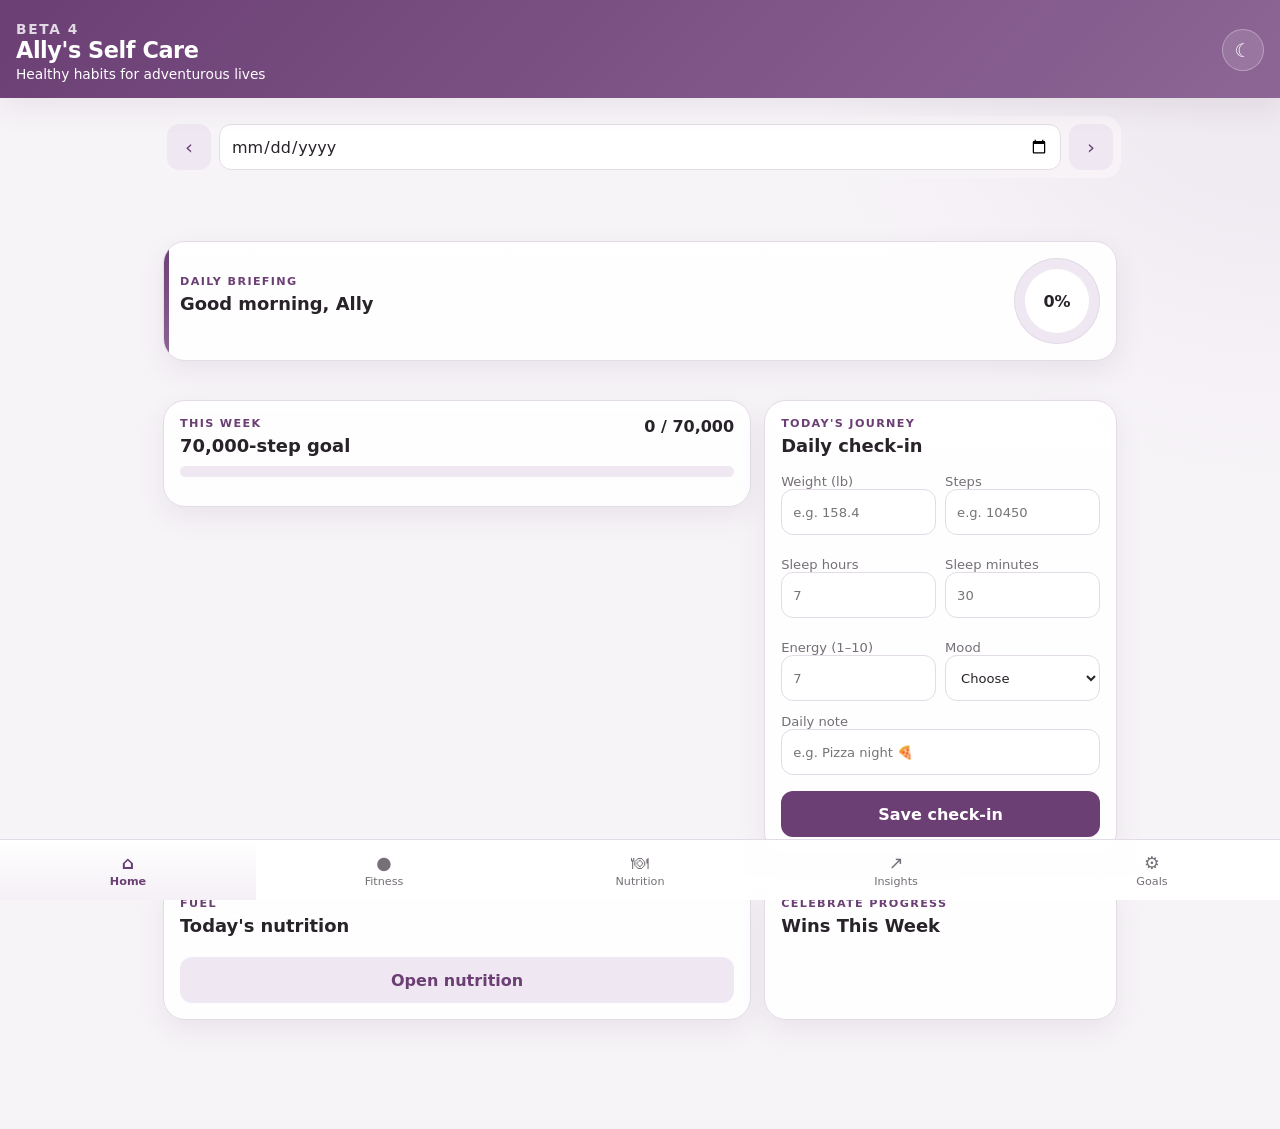
<file: index.html>
<!doctype html>
<html lang="en">
<head>
  <meta charset="utf-8">
  <meta name="viewport" content="width=device-width,initial-scale=1,viewport-fit=cover">
  <meta name="theme-color" content="#6b3f74">
  <meta name="description" content="Ally's Self Care: healthy habits for adventurous lives.">
  <link rel="manifest" href="/manifest.webmanifest">
  <link rel="stylesheet" href="/css/app.css">
  <title>Ally's Self Care</title>
</head>
<body>
  <header class="app-header">
    <div>
      <p class="eyebrow">BETA 4</p>
      <h1>Ally's Self Care</h1>
      <p>Healthy habits for adventurous lives</p>
    </div>
    <button id="themeToggle" class="icon-button" aria-label="Toggle dark mode">☾</button>
  </header>

  <main>
    <section id="homeView" class="view active">
      <div class="date-nav">
        <button id="previousDay" aria-label="Previous day">‹</button>
        <input id="selectedDate" type="date" aria-label="Selected date">
        <button id="nextDay" aria-label="Next day">›</button>
      </div>

      <div id="dayReminder"></div>
      <div id="todayCompletionStrip" class="completion-strip"></div>

      <article class="card welcome-card">
        <div>
          <p class="eyebrow">DAILY BRIEFING</p>
          <h2 id="greeting">Good morning, Ally</h2>
          <p id="briefingText" class="muted"></p>
        </div>
        <div class="progress-ring" id="dailyProgressRing">
          <span id="dailyProgressValue">0%</span>
        </div>
      </article>

      <div class="metric-grid" id="homeMetrics"></div>

      <article class="card">
        <div class="section-heading">
          <div>
            <p class="eyebrow">THIS WEEK</p>
            <h2>70,000-step goal</h2>
          </div>
          <strong id="weeklyStepsLabel">0 / 70,000</strong>
        </div>
        <div class="progress-track"><span id="weeklyStepsBar"></span></div>
        <p id="weeklyStepsHelp" class="muted"></p>
      </article>

      <article class="card">
        <p class="eyebrow">TODAY'S JOURNEY</p>
        <h2>Daily check-in</h2>

        <div class="form-grid">
          <label>
            Weight (lb)
            <input id="weightInput" inputmode="decimal" placeholder="e.g. 158.4">
          </label>
          <label>
            Steps
            <input id="stepsInput" inputmode="numeric" placeholder="e.g. 10450">
          </label>
          <label>
            Sleep hours
            <input id="sleepHoursInput" inputmode="numeric" min="0" max="24" placeholder="7">
          </label>
          <label>
            Sleep minutes
            <input id="sleepMinutesInput" inputmode="numeric" min="0" max="59" placeholder="30">
          </label>
          <label>
            Energy (1–10)
            <input id="energyInput" inputmode="numeric" min="1" max="10" placeholder="7">
          </label>
          <label>
            Mood
            <select id="moodInput">
              <option value="">Choose</option>
              <option>Great</option>
              <option>Good</option>
              <option>Okay</option>
              <option>Tired</option>
              <option>Stressed</option>
            </select>
          </label>
        </div>

        <label>
          Daily note
          <input id="dailyNoteInput" placeholder="e.g. Pizza night 🍕">
        </label>

        <button id="saveCheckInButton" class="primary full-width">Save check-in</button>
        <div id="checkInMessage"></div>
      </article>

      <article class="card">
        <p class="eyebrow">FUEL</p>
        <h2>Today's nutrition</h2>
        <div id="homeNutrition"></div>
        <button class="secondary full-width go-to-nutrition">Open nutrition</button>
      </article>

      <article class="card">
        <p class="eyebrow">CELEBRATE PROGRESS</p>
        <h2>Wins This Week</h2>
        <div id="weeklyWins"></div>
      </article>
    </section>


    <section id="fitnessView" class="view">
      <article class="card fitness-launcher">
        <p class="eyebrow">FITNESS</p>
        <h2>Move, strengthen and prepare for adventure</h2>
        <p class="muted">Choose what you would like to do. Each section opens independently and remains easy to reach on mobile.</p>

        <div class="fitness-menu">
          <button class="fitness-menu-button active" data-fitness-panel="strengthPanel">
            <span>💪</span><strong>Strength</strong><small>Workouts A, B and C</small>
          </button>
          <button class="fitness-menu-button" data-fitness-panel="activityPanel">
            <span>🐾</span><strong>Activity</strong><small>Ottie walks, Pilates and more</small>
          </button>
          <button class="fitness-menu-button" data-fitness-panel="libraryPanel">
            <span>📚</span><strong>Exercise Library</strong><small>Technique and resistance guidance</small>
          </button>
        </div>
      </article>

      <div id="strengthPanel" class="fitness-panel active">
        <article class="card">
          <p class="eyebrow">YOUR PROGRAMME</p>
          <h2>Full-body strength</h2>
          <p class="muted">Three sessions each week alongside Wednesday Pilates. Choose a workout to begin.</p>
          <div class="workout-buttons">
            <button class="secondary workout-choice" data-workout="A">Workout A</button>
            <button class="secondary workout-choice" data-workout="B">Workout B</button>
            <button class="secondary workout-choice" data-workout="C">Workout C</button>
          </div>
        </article>

        <div id="workoutSession"></div>

        <article class="card">
          <p class="eyebrow">RECENT</p>
          <h2>Workout history</h2>
          <div id="workoutHistory"></div>
        </article>
      </div>

      <div id="activityPanel" class="fitness-panel">
        <article class="card">
          <p class="eyebrow">MOVE YOUR BODY</p>
          <h2>Add activity</h2>
          <div class="form-grid">
            <label>
              Date
              <input id="activityDate" type="date">
            </label>
            <label>
              Activity
              <select id="activityType">
                <option>Walk with Ottie</option>
                <option>Pilates</option>
                <option>Brisk walk</option>
                <option>Mobility</option>
                <option>Trek training</option>
                <option>Cycling</option>
                <option>Swimming</option>
                <option>Other</option>
              </select>
            </label>
            <label>
              Minutes
              <input id="activityMinutes" inputmode="numeric">
            </label>
            <label>
              Distance (miles, optional)
              <input id="activityDistance" inputmode="decimal">
            </label>
          </div>
          <label>
            Notes (optional)
            <input id="activityNotes" placeholder="e.g. Gentle walk, hilly route or felt strong">
          </label>
          <button id="saveActivityButton" class="primary full-width">Save activity</button>
          <div id="activityMessage"></div>
        </article>

        <article class="card">
          <p class="eyebrow">RECENT</p>
          <h2>Activity history</h2>
          <div id="activityHistory"></div>
        </article>
      </div>

      <div id="libraryPanel" class="fitness-panel">
        <article class="card">
          <p class="eyebrow">MOVEMENT GUIDES</p>
          <h2>Exercise library</h2>
          <p class="muted">Clear setup, movement and common-mistake guidance. Proper consistent illustrations remain on the roadmap.</p>
          <div id="exerciseLibrary"></div>
        </article>
      </div>
    </section>

    <section id="nutritionView" class="view">
      <div class="date-nav">
        <button id="nutritionPreviousDay" aria-label="Previous nutrition day">‹</button>
        <input id="nutritionDate" type="date" aria-label="Nutrition date">
        <button id="nutritionNextDay" aria-label="Next nutrition day">›</button>
      </div>

      <article class="card">
        <p class="eyebrow">DAILY TOTALS</p>
        <h2>Nutrition</h2>
        <p class="muted">Copy the day's totals across from Team RH.</p>

        <div class="form-grid">
          <label>
            Calories (kcal)
            <input id="caloriesInput" inputmode="numeric">
          </label>
          <label>
            Protein (g)
            <input id="proteinInput" inputmode="decimal">
          </label>
          <label>
            Fibre (g)
            <input id="fibreInput" inputmode="decimal">
          </label>
          <label>
            Water (ml)
            <input id="waterInput" inputmode="numeric">
          </label>
          <label>
            Carbs (g, optional)
            <input id="carbsInput" inputmode="decimal">
          </label>
          <label>
            Fat (g, optional)
            <input id="fatInput" inputmode="decimal">
          </label>
        </div>

        <label>
          Food note
          <input id="foodNoteInput" placeholder="e.g. Ate out, pizza night or travel day">
        </label>

        <button id="saveNutritionButton" class="primary full-width">Save nutrition</button>
        <div id="nutritionMessage"></div>
      </article>

      <article class="card">
        <p class="eyebrow">TODAY</p>
        <h2>Nutrition progress</h2>
        <div id="nutritionProgress"></div>
      </article>

      <article class="card">
        <p class="eyebrow">THIS WEEK</p>
        <h2>Nutrition summary</h2>
        <div id="weeklyNutrition"></div>
      </article>
    </section>

    <section id="insightsView" class="view">
      <article class="card">
        <p class="eyebrow">LIVE DATA</p>
        <h2>Insights</h2>
        <p class="muted">This page reads the saved data afresh every time it opens.</p>
        <div id="insightSummary"></div>
      </article>

      <article class="card">
        <p class="eyebrow">MONDAY TO SUNDAY</p>
        <h2>Step history</h2>
        <div id="stepHistory"></div>
      </article>

      <article class="card">
        <p class="eyebrow">RECENT</p>
        <h2>Weight history</h2>
        <div id="weightHistory"></div>
      </article>

      <article class="card">
        <p class="eyebrow">RECENT</p>
        <h2>Nutrition history</h2>
        <div id="nutritionHistory"></div>
      </article>
    </section>

    <section id="settingsView" class="view">
      <article class="card">
        <p class="eyebrow">PERSONAL TARGETS</p>
        <h2>My Goals</h2>

        <div class="form-grid">
          <label>
            Weekly steps
            <input id="weeklyStepsGoalInput" inputmode="numeric">
          </label>
          <label>
            Calories (kcal)
            <input id="calorieGoalInput" inputmode="numeric">
          </label>
          <label>
            Protein (g)
            <input id="proteinGoalInput" inputmode="decimal">
          </label>
          <label>
            Fibre (g)
            <input id="fibreGoalInput" inputmode="decimal">
          </label>
          <label>
            Water (ml)
            <input id="waterGoalInput" inputmode="numeric">
          </label>
        </div>

        <button id="saveGoalsButton" class="primary full-width">Save goals</button>
        <div id="goalsMessage"></div>
      </article>

      <article class="card">
        <p class="eyebrow">YOUR DATA</p>
        <h2>Backup and restore</h2>
        <p class="muted">Your information is stored in this browser. Export a backup regularly.</p>
        <div class="button-row">
          <button id="exportButton" class="secondary">Export backup</button>
          <button id="importButton" class="secondary">Import backup</button>
        </div>
        <input id="importFileInput" type="file" accept=".json" hidden>
        <button id="resetButton" class="danger full-width">Reset app data</button>
      </article>

      <article class="card">
        <p class="eyebrow">ABOUT</p>
        <h2>Ally's Self Care</h2>
        <p>Version 2.4.0 Beta 4</p>
        <p class="muted">Healthy habits for adventurous lives.</p>
      </article>
    </section>
  </main>

  <nav class="bottom-nav">
    <button class="nav-button active" data-view="homeView"><span>⌂</span>Home</button>
    <button class="nav-button" data-view="fitnessView"><span>●</span>Fitness</button>
    <button class="nav-button" data-view="nutritionView"><span>🍽</span>Nutrition</button>
    <button class="nav-button" data-view="insightsView"><span>↗</span>Insights</button>
    <button class="nav-button" data-view="settingsView"><span>⚙</span>Goals</button>
  </nav>

  <script type="module" src="/js/app.js"></script>
  <script>
    if ("serviceWorker" in navigator && location.protocol.startsWith("http")) {
      navigator.serviceWorker.register("/sw.js");
    }
  </script>
</body>
</html>
</file>
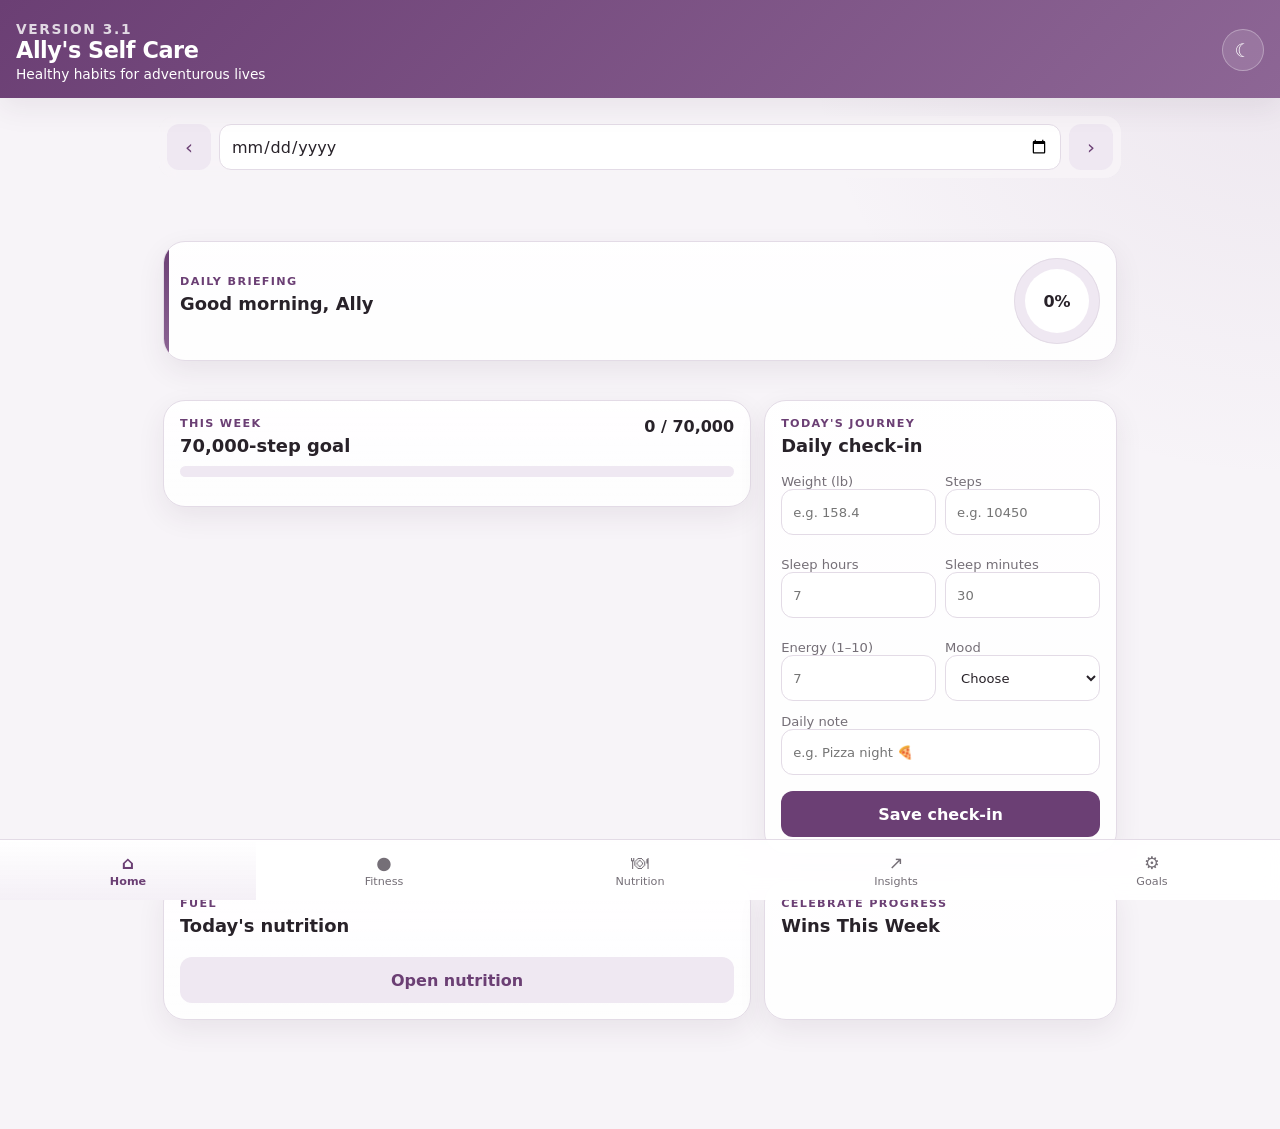
<file: Allys_Self_Care_3.1/index.html>
<!doctype html>
<html lang="en">
<head>
  <meta charset="utf-8">
  <meta name="viewport" content="width=device-width,initial-scale=1,viewport-fit=cover">
  <meta name="theme-color" content="#6b3f74">
  <meta name="description" content="Ally's Self Care: healthy habits for adventurous lives.">
  <link rel="manifest" href="/manifest.webmanifest">
  <link rel="stylesheet" href="/css/app.css">
  <title>Ally's Self Care</title>
</head>
<body>
  <header class="app-header">
    <div>
      <p class="eyebrow">VERSION 3.1</p>
      <h1>Ally's Self Care</h1>
      <p>Healthy habits for adventurous lives</p>
    </div>
    <button id="themeToggle" class="icon-button" aria-label="Toggle dark mode">☾</button>
  </header>

  <main>
    <section id="homeView" class="view active">
      <div class="date-nav">
        <button id="previousDay" aria-label="Previous day">‹</button>
        <input id="selectedDate" type="date" aria-label="Selected date">
        <button id="nextDay" aria-label="Next day">›</button>
      </div>

      <div id="dayReminder"></div>
      <div id="todayCompletionStrip" class="completion-strip"></div>

      <article class="card welcome-card">
        <div>
          <p class="eyebrow">DAILY BRIEFING</p>
          <h2 id="greeting">Good morning, Ally</h2>
          <p id="briefingText" class="muted"></p>
        </div>
        <div class="progress-ring" id="dailyProgressRing">
          <span id="dailyProgressValue">0%</span>
        </div>
      </article>

      <div class="metric-grid" id="homeMetrics"></div>

      <article class="card">
        <div class="section-heading">
          <div>
            <p class="eyebrow">THIS WEEK</p>
            <h2>70,000-step goal</h2>
          </div>
          <strong id="weeklyStepsLabel">0 / 70,000</strong>
        </div>
        <div class="progress-track"><span id="weeklyStepsBar"></span></div>
        <p id="weeklyStepsHelp" class="muted"></p>
      </article>

      <article class="card">
        <p class="eyebrow">TODAY'S JOURNEY</p>
        <h2>Daily check-in</h2>

        <div class="form-grid">
          <label>
            Weight (lb)
            <input id="weightInput" inputmode="decimal" placeholder="e.g. 158.4">
          </label>
          <label>
            Steps
            <input id="stepsInput" inputmode="numeric" placeholder="e.g. 10450">
          </label>
          <label>
            Sleep hours
            <input id="sleepHoursInput" inputmode="numeric" min="0" max="24" placeholder="7">
          </label>
          <label>
            Sleep minutes
            <input id="sleepMinutesInput" inputmode="numeric" min="0" max="59" placeholder="30">
          </label>
          <label>
            Energy (1–10)
            <input id="energyInput" inputmode="numeric" min="1" max="10" placeholder="7">
          </label>
          <label>
            Mood
            <select id="moodInput">
              <option value="">Choose</option>
              <option>Great</option>
              <option>Good</option>
              <option>Okay</option>
              <option>Tired</option>
              <option>Stressed</option>
            </select>
          </label>
        </div>

        <label>
          Daily note
          <input id="dailyNoteInput" placeholder="e.g. Pizza night 🍕">
        </label>

        <button id="saveCheckInButton" class="primary full-width">Save check-in</button>
        <div id="checkInMessage"></div>
      </article>

      <article class="card">
        <p class="eyebrow">FUEL</p>
        <h2>Today's nutrition</h2>
        <div id="homeNutrition"></div>
        <button class="secondary full-width go-to-nutrition">Open nutrition</button>
      </article>

      <article class="card">
        <p class="eyebrow">CELEBRATE PROGRESS</p>
        <h2>Wins This Week</h2>
        <div id="weeklyWins"></div>
      </article>
    </section>


    <section id="fitnessView" class="view">
      <article class="card fitness-launcher">
        <p class="eyebrow">FITNESS</p>
        <h2>Move, strengthen and prepare for adventure</h2>
        <p class="muted">Choose what you would like to do. Each section opens independently and remains easy to reach on mobile.</p>

        <div class="fitness-menu">
          <button class="fitness-menu-button active" data-fitness-panel="strengthPanel">
            <span>💪</span><strong>Strength</strong><small>Workouts A, B and C</small>
          </button>
          <button class="fitness-menu-button" data-fitness-panel="activityPanel">
            <span>🐾</span><strong>Activity</strong><small>Ottie walks, Pilates and more</small>
          </button>
          <button class="fitness-menu-button" data-fitness-panel="libraryPanel">
            <span>📚</span><strong>Exercise Library</strong><small>Technique and resistance guidance</small>
          </button>
        </div>
      </article>

      <div id="strengthPanel" class="fitness-panel active">
        <article class="card">
          <p class="eyebrow">YOUR PROGRAMME</p>
          <h2>Full-body strength</h2>
          <p class="muted">Three sessions each week alongside Wednesday Pilates. Choose a workout to begin.</p>
          <div class="workout-buttons">
            <button class="secondary workout-choice" data-workout="A">Workout A</button>
            <button class="secondary workout-choice" data-workout="B">Workout B</button>
            <button class="secondary workout-choice" data-workout="C">Workout C</button>
          </div>
        </article>

        <div id="workoutSession"></div>

        <article class="card">
          <p class="eyebrow">RECENT</p>
          <h2>Workout history</h2>
          <div id="workoutHistory"></div>
        </article>
      </div>

      <div id="activityPanel" class="fitness-panel">
        <article class="card">
          <p class="eyebrow">MOVE YOUR BODY</p>
          <h2>Add activity</h2>
          <div class="form-grid">
            <label>
              Date
              <input id="activityDate" type="date">
            </label>
            <label>
              Activity
              <select id="activityType">
                <option>Walk with Ottie</option>
                <option>Pilates</option>
                <option>Brisk walk</option>
                <option>Mobility</option>
                <option>Trek training</option>
                <option>Cycling</option>
                <option>Swimming</option>
                <option>Other</option>
              </select>
            </label>
            <label>
              Minutes
              <input id="activityMinutes" inputmode="numeric">
            </label>
            <label>
              Distance (miles, optional)
              <input id="activityDistance" inputmode="decimal">
            </label>
          </div>
          <label>
            Notes (optional)
            <input id="activityNotes" placeholder="e.g. Gentle walk, hilly route or felt strong">
          </label>
          <button id="saveActivityButton" class="primary full-width">Save activity</button>
          <div id="activityMessage"></div>
        </article>

        <article class="card">
          <p class="eyebrow">RECENT</p>
          <h2>Activity history</h2>
          <div id="activityHistory"></div>
        </article>
      </div>

      <div id="libraryPanel" class="fitness-panel">
        <article class="card">
          <p class="eyebrow">MOVEMENT GUIDES</p>
          <h2>Exercise library</h2>
          <p class="muted">Clear setup, movement and common-mistake guidance. Proper consistent illustrations remain on the roadmap.</p>
          <div id="exerciseLibrary"></div>
        </article>
      </div>
    </section>

    <section id="nutritionView" class="view">
      <div class="date-nav">
        <button id="nutritionPreviousDay" aria-label="Previous nutrition day">‹</button>
        <input id="nutritionDate" type="date" aria-label="Nutrition date">
        <button id="nutritionNextDay" aria-label="Next nutrition day">›</button>
      </div>

      <article class="card">
        <p class="eyebrow">DAILY TOTALS</p>
        <h2>Nutrition</h2>
        <p class="muted">Copy the day's totals across from Team RH.</p>

        <div class="form-grid">
          <label>
            Calories (kcal)
            <input id="caloriesInput" inputmode="numeric">
          </label>
          <label>
            Protein (g)
            <input id="proteinInput" inputmode="decimal">
          </label>
          <label>
            Fibre (g)
            <input id="fibreInput" inputmode="decimal">
          </label>
          <label>
            Water (ml)
            <input id="waterInput" inputmode="numeric">
          </label>
          <label>
            Carbs (g, optional)
            <input id="carbsInput" inputmode="decimal">
          </label>
          <label>
            Fat (g, optional)
            <input id="fatInput" inputmode="decimal">
          </label>
        </div>

        <label>
          Food note
          <input id="foodNoteInput" placeholder="e.g. Ate out, pizza night or travel day">
        </label>

        <button id="saveNutritionButton" class="primary full-width">Save nutrition</button>
        <div id="nutritionMessage"></div>
      </article>

      <article class="card">
        <p class="eyebrow">TODAY</p>
        <h2>Nutrition progress</h2>
        <div id="nutritionProgress"></div>
      </article>

      <article class="card">
        <p class="eyebrow">THIS WEEK</p>
        <h2>Nutrition summary</h2>
        <div id="weeklyNutrition"></div>
      </article>
    </section>

    <section id="insightsView" class="view">
      <article class="card">
        <p class="eyebrow">LIVE DATA</p>
        <h2>Insights</h2>
        <p class="muted">This page reads the saved data afresh every time it opens.</p>
        <div id="insightSummary"></div>
      </article>

      <article class="card">
        <p class="eyebrow">MONDAY TO SUNDAY</p>
        <h2>Step history</h2>
        <div id="stepHistory"></div>
      </article>

      <article class="card">
        <p class="eyebrow">RECENT</p>
        <h2>Weight history</h2>
        <div id="weightHistory"></div>
      </article>

      <article class="card">
        <p class="eyebrow">RECENT</p>
        <h2>Nutrition history</h2>
        <div id="nutritionHistory"></div>
      </article>
    </section>

    <section id="settingsView" class="view">
      <article class="card">
        <p class="eyebrow">PERSONAL TARGETS</p>
        <h2>My Goals</h2>

        <div class="form-grid">
          <label>
            Weekly steps
            <input id="weeklyStepsGoalInput" inputmode="numeric">
          </label>
          <label>
            Calories (kcal)
            <input id="calorieGoalInput" inputmode="numeric">
          </label>
          <label>
            Protein (g)
            <input id="proteinGoalInput" inputmode="decimal">
          </label>
          <label>
            Fibre (g)
            <input id="fibreGoalInput" inputmode="decimal">
          </label>
          <label>
            Water (ml)
            <input id="waterGoalInput" inputmode="numeric">
          </label>
        </div>

        <button id="saveGoalsButton" class="primary full-width">Save goals</button>
        <div id="goalsMessage"></div>
      </article>

      <article class="card">
        <p class="eyebrow">YOUR DATA</p>
        <h2>Backup and restore</h2>
        <p class="muted">Your information is stored in this browser. Export a backup regularly.</p>
        <div class="button-row">
          <button id="exportButton" class="secondary">Export backup</button>
          <button id="importButton" class="secondary">Import backup</button>
        </div>
        <input id="importFileInput" type="file" accept=".json" hidden>
        <button id="resetButton" class="danger full-width">Reset app data</button>
      </article>

      <article class="card">
        <p class="eyebrow">ABOUT</p>
        <h2>Ally's Self Care</h2>
        <p>Version 3.1.0</p>
        <p class="muted">Healthy habits for adventurous lives.</p>
      </article>
    </section>
  </main>

  <nav class="bottom-nav">
    <button class="nav-button active" data-view="homeView"><span>⌂</span>Home</button>
    <button class="nav-button" data-view="fitnessView"><span>●</span>Fitness</button>
    <button class="nav-button" data-view="nutritionView"><span>🍽</span>Nutrition</button>
    <button class="nav-button" data-view="insightsView"><span>↗</span>Insights</button>
    <button class="nav-button" data-view="settingsView"><span>⚙</span>Goals</button>
  </nav>

  <script type="module" src="/js/app.js"></script>
  <script>
    if ("serviceWorker" in navigator && location.protocol.startsWith("http")) {
      navigator.serviceWorker.register("/sw.js");
    }
  </script>
</body>
</html>
</file>
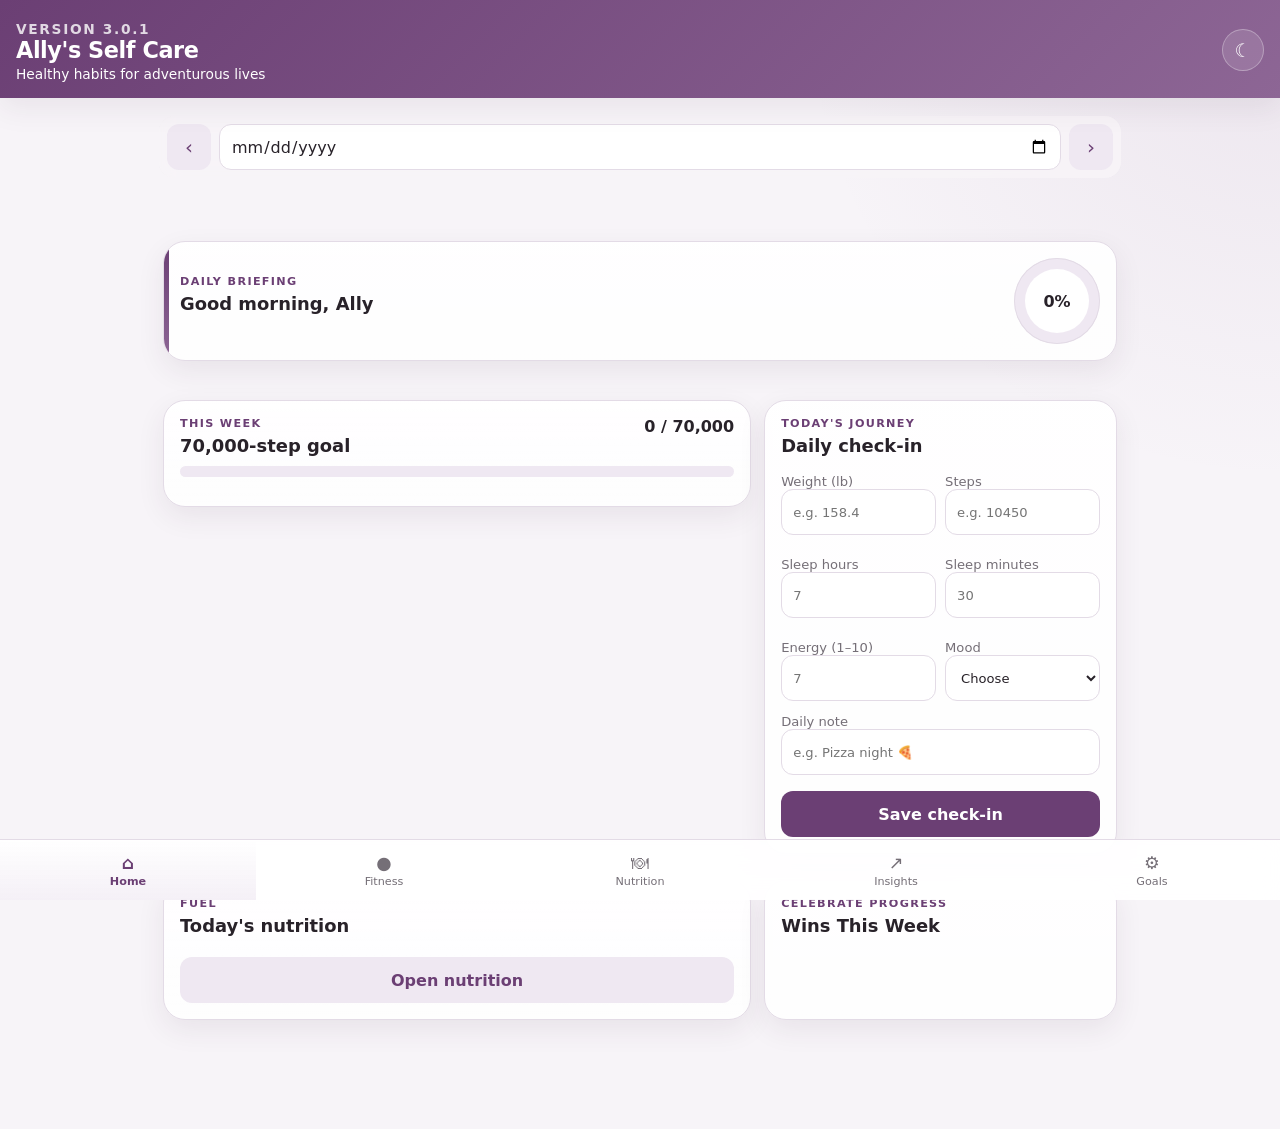
<file: Allys_Self_Care_v3.0.1_Recovery/index.html>
<!doctype html>
<html lang="en">
<head>
  <meta charset="utf-8">
  <meta name="viewport" content="width=device-width,initial-scale=1,viewport-fit=cover">
  <meta name="theme-color" content="#6b3f74">
  <meta name="description" content="Ally's Self Care: healthy habits for adventurous lives.">
  <link rel="manifest" href="/manifest.webmanifest">
  <link rel="stylesheet" href="/css/app.css">
  <title>Ally's Self Care</title>
</head>
<body>
  <header class="app-header">
    <div>
      <p class="eyebrow">VERSION 3.0.1</p>
      <h1>Ally's Self Care</h1>
      <p>Healthy habits for adventurous lives</p>
    </div>
    <button id="themeToggle" class="icon-button" aria-label="Toggle dark mode">☾</button>
  </header>

  <main>
    <section id="homeView" class="view active">
      <div class="date-nav">
        <button id="previousDay" aria-label="Previous day">‹</button>
        <input id="selectedDate" type="date" aria-label="Selected date">
        <button id="nextDay" aria-label="Next day">›</button>
      </div>

      <div id="dayReminder"></div>
      <div id="todayCompletionStrip" class="completion-strip"></div>

      <article class="card welcome-card">
        <div>
          <p class="eyebrow">DAILY BRIEFING</p>
          <h2 id="greeting">Good morning, Ally</h2>
          <p id="briefingText" class="muted"></p>
        </div>
        <div class="progress-ring" id="dailyProgressRing">
          <span id="dailyProgressValue">0%</span>
        </div>
      </article>

      <div class="metric-grid" id="homeMetrics"></div>

      <article class="card">
        <div class="section-heading">
          <div>
            <p class="eyebrow">THIS WEEK</p>
            <h2>70,000-step goal</h2>
          </div>
          <strong id="weeklyStepsLabel">0 / 70,000</strong>
        </div>
        <div class="progress-track"><span id="weeklyStepsBar"></span></div>
        <p id="weeklyStepsHelp" class="muted"></p>
      </article>

      <article class="card">
        <p class="eyebrow">TODAY'S JOURNEY</p>
        <h2>Daily check-in</h2>

        <div class="form-grid">
          <label>
            Weight (lb)
            <input id="weightInput" inputmode="decimal" placeholder="e.g. 158.4">
          </label>
          <label>
            Steps
            <input id="stepsInput" inputmode="numeric" placeholder="e.g. 10450">
          </label>
          <label>
            Sleep hours
            <input id="sleepHoursInput" inputmode="numeric" min="0" max="24" placeholder="7">
          </label>
          <label>
            Sleep minutes
            <input id="sleepMinutesInput" inputmode="numeric" min="0" max="59" placeholder="30">
          </label>
          <label>
            Energy (1–10)
            <input id="energyInput" inputmode="numeric" min="1" max="10" placeholder="7">
          </label>
          <label>
            Mood
            <select id="moodInput">
              <option value="">Choose</option>
              <option>Great</option>
              <option>Good</option>
              <option>Okay</option>
              <option>Tired</option>
              <option>Stressed</option>
            </select>
          </label>
        </div>

        <label>
          Daily note
          <input id="dailyNoteInput" placeholder="e.g. Pizza night 🍕">
        </label>

        <button id="saveCheckInButton" class="primary full-width">Save check-in</button>
        <div id="checkInMessage"></div>
      </article>

      <article class="card">
        <p class="eyebrow">FUEL</p>
        <h2>Today's nutrition</h2>
        <div id="homeNutrition"></div>
        <button class="secondary full-width go-to-nutrition">Open nutrition</button>
      </article>

      <article class="card">
        <p class="eyebrow">CELEBRATE PROGRESS</p>
        <h2>Wins This Week</h2>
        <div id="weeklyWins"></div>
      </article>
    </section>


    <section id="fitnessView" class="view">
      <article class="card fitness-launcher">
        <p class="eyebrow">FITNESS</p>
        <h2>Move, strengthen and prepare for adventure</h2>
        <p class="muted">Choose what you would like to do. Each section opens independently and remains easy to reach on mobile.</p>

        <div class="fitness-menu">
          <button class="fitness-menu-button active" data-fitness-panel="strengthPanel">
            <span>💪</span><strong>Strength</strong><small>Workouts A, B and C</small>
          </button>
          <button class="fitness-menu-button" data-fitness-panel="activityPanel">
            <span>🐾</span><strong>Activity</strong><small>Ottie walks, Pilates and more</small>
          </button>
          <button class="fitness-menu-button" data-fitness-panel="libraryPanel">
            <span>📚</span><strong>Exercise Library</strong><small>Technique and resistance guidance</small>
          </button>
        </div>
      </article>

      <div id="strengthPanel" class="fitness-panel active">
        <article class="card">
          <p class="eyebrow">YOUR PROGRAMME</p>
          <h2>Full-body strength</h2>
          <p class="muted">Three sessions each week alongside Wednesday Pilates. Choose a workout to begin.</p>
          <div class="workout-buttons">
            <button class="secondary workout-choice" data-workout="A">Workout A</button>
            <button class="secondary workout-choice" data-workout="B">Workout B</button>
            <button class="secondary workout-choice" data-workout="C">Workout C</button>
          </div>
        </article>

        <div id="workoutSession"></div>

        <article class="card">
          <p class="eyebrow">RECENT</p>
          <h2>Workout history</h2>
          <div id="workoutHistory"></div>
        </article>
      </div>

      <div id="activityPanel" class="fitness-panel">
        <article class="card">
          <p class="eyebrow">MOVE YOUR BODY</p>
          <h2>Add activity</h2>
          <div class="form-grid">
            <label>
              Date
              <input id="activityDate" type="date">
            </label>
            <label>
              Activity
              <select id="activityType">
                <option>Walk with Ottie</option>
                <option>Pilates</option>
                <option>Brisk walk</option>
                <option>Mobility</option>
                <option>Trek training</option>
                <option>Cycling</option>
                <option>Swimming</option>
                <option>Other</option>
              </select>
            </label>
            <label>
              Minutes
              <input id="activityMinutes" inputmode="numeric">
            </label>
            <label>
              Distance (miles, optional)
              <input id="activityDistance" inputmode="decimal">
            </label>
          </div>
          <label>
            Notes (optional)
            <input id="activityNotes" placeholder="e.g. Gentle walk, hilly route or felt strong">
          </label>
          <button id="saveActivityButton" class="primary full-width">Save activity</button>
          <div id="activityMessage"></div>
        </article>

        <article class="card">
          <p class="eyebrow">RECENT</p>
          <h2>Activity history</h2>
          <div id="activityHistory"></div>
        </article>
      </div>

      <div id="libraryPanel" class="fitness-panel">
        <article class="card">
          <p class="eyebrow">MOVEMENT GUIDES</p>
          <h2>Exercise library</h2>
          <p class="muted">Clear setup, movement and common-mistake guidance. Proper consistent illustrations remain on the roadmap.</p>
          <div id="exerciseLibrary"></div>
        </article>
      </div>
    </section>

    <section id="nutritionView" class="view">
      <div class="date-nav">
        <button id="nutritionPreviousDay" aria-label="Previous nutrition day">‹</button>
        <input id="nutritionDate" type="date" aria-label="Nutrition date">
        <button id="nutritionNextDay" aria-label="Next nutrition day">›</button>
      </div>

      <article class="card">
        <p class="eyebrow">DAILY TOTALS</p>
        <h2>Nutrition</h2>
        <p class="muted">Copy the day's totals across from Team RH.</p>

        <div class="form-grid">
          <label>
            Calories (kcal)
            <input id="caloriesInput" inputmode="numeric">
          </label>
          <label>
            Protein (g)
            <input id="proteinInput" inputmode="decimal">
          </label>
          <label>
            Fibre (g)
            <input id="fibreInput" inputmode="decimal">
          </label>
          <label>
            Water (ml)
            <input id="waterInput" inputmode="numeric">
          </label>
          <label>
            Carbs (g, optional)
            <input id="carbsInput" inputmode="decimal">
          </label>
          <label>
            Fat (g, optional)
            <input id="fatInput" inputmode="decimal">
          </label>
        </div>

        <label>
          Food note
          <input id="foodNoteInput" placeholder="e.g. Ate out, pizza night or travel day">
        </label>

        <button id="saveNutritionButton" class="primary full-width">Save nutrition</button>
        <div id="nutritionMessage"></div>
      </article>

      <article class="card">
        <p class="eyebrow">TODAY</p>
        <h2>Nutrition progress</h2>
        <div id="nutritionProgress"></div>
      </article>

      <article class="card">
        <p class="eyebrow">THIS WEEK</p>
        <h2>Nutrition summary</h2>
        <div id="weeklyNutrition"></div>
      </article>
    </section>

    <section id="insightsView" class="view">
      <article class="card">
        <p class="eyebrow">LIVE DATA</p>
        <h2>Insights</h2>
        <p class="muted">This page reads the saved data afresh every time it opens.</p>
        <div id="insightSummary"></div>
      </article>

      <article class="card">
        <p class="eyebrow">MONDAY TO SUNDAY</p>
        <h2>Step history</h2>
        <div id="stepHistory"></div>
      </article>

      <article class="card">
        <p class="eyebrow">RECENT</p>
        <h2>Weight history</h2>
        <div id="weightHistory"></div>
      </article>

      <article class="card">
        <p class="eyebrow">RECENT</p>
        <h2>Nutrition history</h2>
        <div id="nutritionHistory"></div>
      </article>
    </section>

    <section id="settingsView" class="view">
      <article class="card">
        <p class="eyebrow">PERSONAL TARGETS</p>
        <h2>My Goals</h2>

        <div class="form-grid">
          <label>
            Weekly steps
            <input id="weeklyStepsGoalInput" inputmode="numeric">
          </label>
          <label>
            Calories (kcal)
            <input id="calorieGoalInput" inputmode="numeric">
          </label>
          <label>
            Protein (g)
            <input id="proteinGoalInput" inputmode="decimal">
          </label>
          <label>
            Fibre (g)
            <input id="fibreGoalInput" inputmode="decimal">
          </label>
          <label>
            Water (ml)
            <input id="waterGoalInput" inputmode="numeric">
          </label>
        </div>

        <button id="saveGoalsButton" class="primary full-width">Save goals</button>
        <div id="goalsMessage"></div>
      </article>

      <article class="card">
        <p class="eyebrow">YOUR DATA</p>
        <h2>Backup and restore</h2>
        <p class="muted">Your information is stored in this browser. Export a backup regularly.</p>
        <div class="button-row">
          <button id="exportButton" class="secondary">Export backup</button>
          <button id="importButton" class="secondary">Import backup</button>
        </div>
        <input id="importFileInput" type="file" accept=".json" hidden>
        <button id="resetButton" class="danger full-width">Reset app data</button>
      </article>

      <article class="card">
        <p class="eyebrow">ABOUT</p>
        <h2>Ally's Self Care</h2>
        <p>Version 3.0.1 Recovery</p>
        <p class="muted">Healthy habits for adventurous lives.</p>
      </article>
    </section>
  </main>

  <nav class="bottom-nav">
    <button class="nav-button active" data-view="homeView"><span>⌂</span>Home</button>
    <button class="nav-button" data-view="fitnessView"><span>●</span>Fitness</button>
    <button class="nav-button" data-view="nutritionView"><span>🍽</span>Nutrition</button>
    <button class="nav-button" data-view="insightsView"><span>↗</span>Insights</button>
    <button class="nav-button" data-view="settingsView"><span>⚙</span>Goals</button>
  </nav>

  <script type="module" src="/js/app.js"></script>
  <script>
    if ("serviceWorker" in navigator && location.protocol.startsWith("http")) {
      navigator.serviceWorker.register("/sw.js");
    }
  </script>
</body>
</html>
</file>
<file: css/app.css>
:root{
  --accent:#6b3f74;
  --accent-2:#8d6695;
  --accent-soft:#efe8f2;
  --background:#f7f4f8;
  --card:#ffffff;
  --text:#282229;
  --muted:#756f77;
  --border:#e3dbe6;
  --success:#3f7d61;
  --warning:#a36c21;
  --danger:#a34c4c;
  --shadow:0 10px 28px rgba(65,38,70,.08);
}
:root[data-theme="dark"]{
  --background:#181419;
  --card:#241e25;
  --text:#f8f4f8;
  --muted:#c4bbc6;
  --border:#3b303d;
  --accent-soft:#332936;
  --shadow:none;
}
*{box-sizing:border-box}
body{
  margin:0;
  background:var(--background);
  color:var(--text);
  font-family:system-ui,-apple-system,Segoe UI,Roboto,Arial,sans-serif;
}
button,input,select{font:inherit}
button{cursor:pointer}
.app-header{
  position:sticky;
  top:0;
  z-index:20;
  display:flex;
  justify-content:space-between;
  gap:12px;
  align-items:center;
  padding:16px;
  color:#fff;
  background:linear-gradient(135deg,var(--accent),var(--accent-2));
  box-shadow:var(--shadow);
}
.app-header h1{margin:0;font-size:1.3rem}
.app-header p{margin:3px 0 0;font-size:.83rem}
.eyebrow{
  margin:0 0 5px;
  color:var(--accent);
  font-size:.7rem;
  letter-spacing:.12em;
  font-weight:800;
}
.app-header .eyebrow{color:#fff;opacity:.8}
.icon-button{
  width:42px;height:42px;border:1px solid rgba(255,255,255,.3);
  border-radius:50%;background:rgba(255,255,255,.12);color:#fff;font-size:1.15rem;
}
main{max-width:820px;margin:auto;padding:14px 13px 96px}
.view{display:none}
.view.active{display:block}
.card{
  background:var(--card);
  border:1px solid var(--border);
  border-radius:20px;
  padding:16px;
  margin-bottom:13px;
  box-shadow:var(--shadow);
}
.card h2{margin:0 0 10px;font-size:1.12rem}
.muted{color:var(--muted);font-size:.84rem;line-height:1.45}
.welcome-card{display:flex;justify-content:space-between;align-items:center;gap:16px}
.progress-ring{
  --progress:0deg;
  position:relative;
  flex:0 0 auto;
  width:86px;height:86px;border-radius:50%;
  display:grid;place-items:center;
  background:conic-gradient(var(--accent) var(--progress),var(--accent-soft) 0);
}
.progress-ring::after{
  content:"";position:absolute;width:64px;height:64px;border-radius:50%;background:var(--card)
}
.progress-ring span{position:relative;z-index:1;font-weight:800}
.date-nav{
  display:grid;
  grid-template-columns:auto 1fr auto;
  gap:8px;
  margin-bottom:12px;
}
.date-nav button{border:0;border-radius:12px;background:var(--accent-soft);color:var(--accent);font-size:1.25rem}
input,select{
  width:100%;
  padding:11px;
  border:1px solid var(--border);
  border-radius:12px;
  background:var(--card);
  color:var(--text);
}
label{display:block;font-size:.82rem;color:var(--muted);margin:8px 0 5px}
.form-grid{display:grid;grid-template-columns:1fr 1fr;gap:9px}
.metric-grid{display:grid;grid-template-columns:repeat(2,1fr);gap:9px;margin-bottom:13px}
.metric{background:var(--accent-soft);border-radius:15px;padding:13px}
.metric small{color:var(--muted)}
.metric strong{display:block;margin-top:4px;font-size:1.12rem}
.section-heading{display:flex;justify-content:space-between;align-items:flex-start;gap:10px}
.progress-track{height:11px;background:var(--accent-soft);border-radius:99px;overflow:hidden}
.progress-track span{display:block;height:100%;width:0;background:var(--accent)}
.primary,.secondary,.danger{
  border:0;border-radius:12px;padding:11px 13px;font-weight:750;
}
.primary{background:var(--accent);color:#fff}
.secondary{background:var(--accent-soft);color:var(--accent)}
.danger{background:#f7e5e5;color:var(--danger)}
.full-width{width:100%;margin-top:11px}
.button-row{display:grid;grid-template-columns:1fr 1fr;gap:8px}
.success,.warning{
  margin-top:10px;padding:10px;border-radius:12px;font-size:.84rem
}
.success{background:#e8f4ed;color:#24573e}
.warning{background:#fff3df;color:#7b5117;margin-bottom:12px}
.nutrition-card,.list-card{
  border:1px solid var(--border);border-radius:15px;padding:12px;margin:8px 0
}
.nutrition-head,.list-row{
  display:flex;justify-content:space-between;gap:10px;align-items:center
}
.nutrition-head{margin-bottom:8px}
.status-good{color:var(--success)}
.status-close{color:var(--warning)}
.status-neutral{color:var(--muted)}
.bottom-nav{
  position:fixed;left:0;right:0;bottom:0;z-index:30;
  display:grid;grid-template-columns:repeat(5,1fr);
  background:var(--card);border-top:1px solid var(--border);
  padding-bottom:env(safe-area-inset-bottom);
}
.nav-button{
  border:0;background:transparent;color:var(--muted);
  padding:9px 3px 8px;font-size:.7rem
}
.nav-button span{display:block;font-size:1.1rem;margin-bottom:2px}
.nav-button.active{color:var(--accent);font-weight:800}
@media(min-width:700px){
  .metric-grid{grid-template-columns:repeat(4,1fr)}
  main{padding-top:20px}
}
@media(max-width:430px){
  .form-grid{grid-template-columns:1fr}
}
.fitness-launcher{overflow:hidden}
.fitness-menu{display:grid;grid-template-columns:repeat(3,1fr);gap:9px}
.fitness-menu-button{
  border:1px solid var(--border);border-radius:16px;padding:13px;
  background:var(--card);color:var(--text);text-align:left
}
.fitness-menu-button span{display:block;font-size:1.35rem;margin-bottom:5px}
.fitness-menu-button strong{display:block;color:var(--accent)}
.fitness-menu-button small{display:block;color:var(--muted);margin-top:3px}
.fitness-menu-button.active{background:var(--accent-soft);border-color:var(--accent)}
.fitness-panel{display:none}
.fitness-panel.active{display:block}
.workout-buttons{display:grid;grid-template-columns:repeat(3,1fr);gap:8px}
.exercise-card{border:1px solid var(--border);border-radius:17px;padding:14px;margin:10px 0}
.exercise-title{display:flex;justify-content:space-between;gap:10px;align-items:flex-start}
.exercise-title h3{margin:0 0 4px;font-size:1rem}
.pill{display:inline-block;padding:5px 9px;border-radius:99px;background:var(--accent-soft);color:var(--accent);font-size:.75rem;font-weight:800}
.guide-grid{display:grid;grid-template-columns:1fr 1fr;gap:9px;margin-top:10px}
.guide-box{background:var(--accent-soft);border-radius:13px;padding:10px;font-size:.84rem;line-height:1.45}
.guide-box strong{display:block;margin-bottom:4px;color:var(--accent)}
.set-buttons{display:grid;grid-template-columns:repeat(3,1fr);gap:7px;margin-top:10px}
.set-button{border:0;border-radius:11px;padding:9px;background:var(--accent-soft);color:var(--accent);font-weight:750}
.set-button.done{background:var(--success);color:#fff}
.effort-buttons{display:flex;gap:7px;margin-top:9px}
.effort-buttons button{flex:1;border:0;border-radius:10px;padding:8px;background:var(--accent-soft);color:var(--muted)}
.effort-buttons button.selected{background:var(--accent);color:#fff}
.history-meta{margin:5px 0 0;color:var(--muted);font-size:.82rem}
.exercise-details summary{cursor:pointer;font-weight:800}
.exercise-details[open] summary{margin-bottom:10px}
@media(max-width:620px){
  .fitness-menu,.workout-buttons,.guide-grid{grid-template-columns:1fr}
}

/* Beta 3 refinement */
:root{
  --radius-lg:22px;
  --radius-md:15px;
  --surface-soft:linear-gradient(180deg,rgba(255,255,255,.96),rgba(255,255,255,.9));
}
:root[data-theme="dark"]{
  --surface-soft:linear-gradient(180deg,rgba(36,30,37,.98),rgba(36,30,37,.92));
}
body{
  min-height:100vh;
  background:
    radial-gradient(circle at top right, rgba(141,102,149,.10), transparent 30rem),
    var(--background);
}
.app-header{
  padding:18px max(16px, env(safe-area-inset-left)) 16px;
  backdrop-filter:blur(12px);
}
.app-header h1{font-size:1.4rem;letter-spacing:-.02em}
.app-header p{font-size:.86rem}
main{padding-top:18px}
.card{
  border-radius:var(--radius-lg);
  background:var(--surface-soft);
  transition:transform .18s ease, box-shadow .18s ease;
}
.card:focus-within{box-shadow:0 14px 34px rgba(65,38,70,.12)}
.date-nav{
  position:sticky;
  top:91px;
  z-index:12;
  padding:8px;
  margin:0 -4px 12px;
  background:color-mix(in srgb, var(--background) 88%, transparent);
  backdrop-filter:blur(10px);
  border-radius:16px;
}
.date-nav button{
  min-width:44px;
  transition:transform .15s ease, background .15s ease;
}
.date-nav button:active{transform:scale(.94)}
input,select{
  min-height:46px;
  transition:border-color .15s ease, box-shadow .15s ease;
}
input:focus,select:focus{
  outline:none;
  border-color:var(--accent);
  box-shadow:0 0 0 3px color-mix(in srgb, var(--accent) 16%, transparent);
}
.primary,.secondary,.danger{
  min-height:46px;
  transition:transform .15s ease, filter .15s ease;
}
.primary:active,.secondary:active,.danger:active{transform:scale(.985)}
.primary:hover{filter:brightness(1.04)}
.metric{
  border:1px solid color-mix(in srgb, var(--accent) 10%, var(--border));
  transition:transform .15s ease;
}
.metric:hover{transform:translateY(-1px)}
.progress-track span{transition:width .35s ease}
.completion-strip{
  display:grid;
  grid-template-columns:repeat(4,1fr);
  gap:8px;
  margin-bottom:12px;
}
.completion-chip{
  display:flex;
  align-items:center;
  justify-content:center;
  gap:6px;
  min-height:42px;
  padding:8px 9px;
  border:1px solid var(--border);
  border-radius:13px;
  background:var(--card);
  color:var(--muted);
  font-size:.76rem;
  font-weight:750;
}
.completion-chip.done{
  background:#e8f4ed;
  color:#24573e;
  border-color:#cde6d7;
}
:root[data-theme="dark"] .completion-chip.done{
  background:#20372b;
  color:#bfe6cd;
  border-color:#315541;
}
.welcome-card{
  overflow:hidden;
  position:relative;
}
.welcome-card::before{
  content:"";
  position:absolute;
  inset:0 auto 0 0;
  width:5px;
  background:linear-gradient(var(--accent),var(--accent-2));
}
.progress-ring{
  box-shadow:inset 0 0 0 1px var(--border);
}
.nutrition-card,.list-card,.exercise-card{
  background:color-mix(in srgb, var(--card) 92%, var(--accent-soft));
}
.fitness-menu-button{
  min-height:110px;
  transition:transform .15s ease, border-color .15s ease, background .15s ease;
}
.fitness-menu-button:hover{transform:translateY(-2px)}
.fitness-menu-button.active{
  box-shadow:inset 0 0 0 1px var(--accent);
}
.exercise-details summary{
  list-style:none;
  display:flex;
  align-items:center;
  justify-content:space-between;
  gap:10px;
}
.exercise-details summary::-webkit-details-marker{display:none}
.exercise-details summary::after{
  content:"+";
  font-size:1.2rem;
  color:var(--accent);
}
.exercise-details[open] summary::after{content:"−"}
.bottom-nav{
  backdrop-filter:blur(14px);
  background:color-mix(in srgb, var(--card) 92%, transparent);
}
.nav-button{
  min-height:60px;
  transition:color .15s ease, background .15s ease;
}
.nav-button.active{
  background:linear-gradient(180deg,transparent,color-mix(in srgb,var(--accent-soft) 65%, transparent));
}
.list-row strong{font-variant-numeric:tabular-nums}
@media(min-width:900px){
  main{max-width:980px}

  #homeView.active{
    display:grid;
    grid-template-columns:minmax(0,1.25fr) minmax(320px,.75fr);
    gap:13px;
  }

  #homeView.active > .date-nav,
  #homeView.active > #dayReminder,
  #homeView.active > #todayCompletionStrip,
  #homeView.active > .welcome-card,
  #homeView.active > .metric-grid{
    grid-column:1 / -1;
  }

  #homeView.active > .metric-grid{margin-bottom:0}

  #homeView.active > .card:nth-of-type(2),
  #homeView.active > .card:nth-of-type(3){
    align-self:start;
  }
}
@media(max-width:620px){
  .completion-strip{grid-template-columns:repeat(2,1fr)}
  .app-header h1{font-size:1.25rem}
  .date-nav{top:88px}
}
</file>
